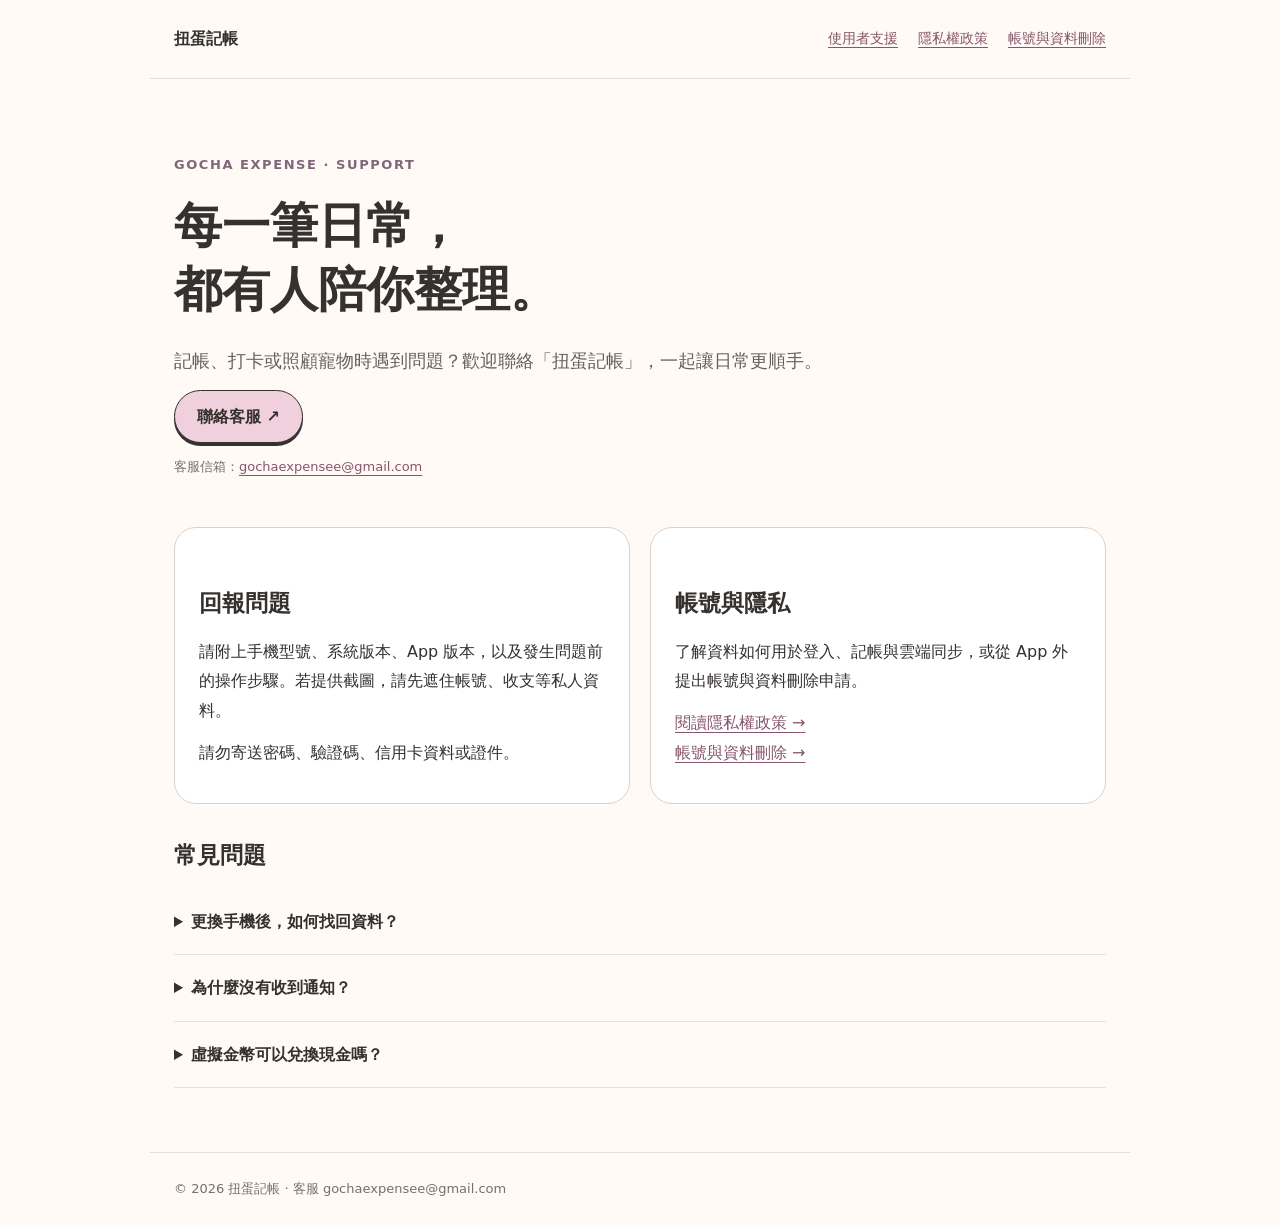
<file: index.html>
<!doctype html><html lang="zh-Hant"><head><meta charset="utf-8"><meta name="viewport" content="width=device-width,initial-scale=1"><meta name="description" content="扭蛋記帳官方支援：聯絡客服、查看隱私權政策與帳號刪除申請方式。"><title>扭蛋記帳｜使用者支援</title><link rel="stylesheet" href="style.css"></head><body>
<header><a href="index.html">扭蛋記帳</a><nav aria-label="主要導覽"><a href="index.html" aria-current="page">使用者支援</a><a href="privacy.html">隱私權政策</a><a href="delete-account.html">帳號與資料刪除</a></nav></header>
<main><section class="hero"><div class="eyebrow">GOCHA EXPENSE · SUPPORT</div><h1>每一筆日常，<br>都有人陪你整理。</h1><p class="lead">記帳、打卡或照顧寵物時遇到問題？歡迎聯絡「扭蛋記帳」，一起讓日常更順手。</p><p><a class="pill" href="mailto:gochaexpensee@gmail.com?subject=扭蛋記帳使用問題">聯絡客服 ↗</a></p><p class="meta">客服信箱：<a href="mailto:gochaexpensee@gmail.com">gochaexpensee@gmail.com</a></p></section>
<div class="grid"><section class="panel"><h2>回報問題</h2><p>請附上手機型號、系統版本、App 版本，以及發生問題前的操作步驟。若提供截圖，請先遮住帳號、收支等私人資料。</p><p>請勿寄送密碼、驗證碼、信用卡資料或證件。</p></section><section class="panel"><h2>帳號與隱私</h2><p>了解資料如何用於登入、記帳與雲端同步，或從 App 外提出帳號與資料刪除申請。</p><p><a href="privacy.html">閱讀隱私權政策 →</a><br><a href="delete-account.html">帳號與資料刪除 →</a></p></section></div>
<section><h2>常見問題</h2><details><summary>更換手機後，如何找回資料？</summary><p>請使用原本的登入方式及同一帳號登入，並確認手機已連上網路。訪客資料保存在原裝置，不能視為已完成雲端備份；如遇資料不同步，請聯絡客服。</p></details><details><summary>為什麼沒有收到通知？</summary><p>請確認系統已允許「扭蛋記帳」發送通知，並檢查專注模式與省電設定。實際提醒時間與顯示方式仍受手機系統控制。</p></details><details><summary>虛擬金幣可以兌換現金嗎？</summary><p>不可以。虛擬金幣及物品僅用於 App 內養成等功能，不提供現金兌換。</p></details></section></main><footer>© 2026 扭蛋記帳 · 客服 gochaexpensee@gmail.com</footer></body></html>
</file>
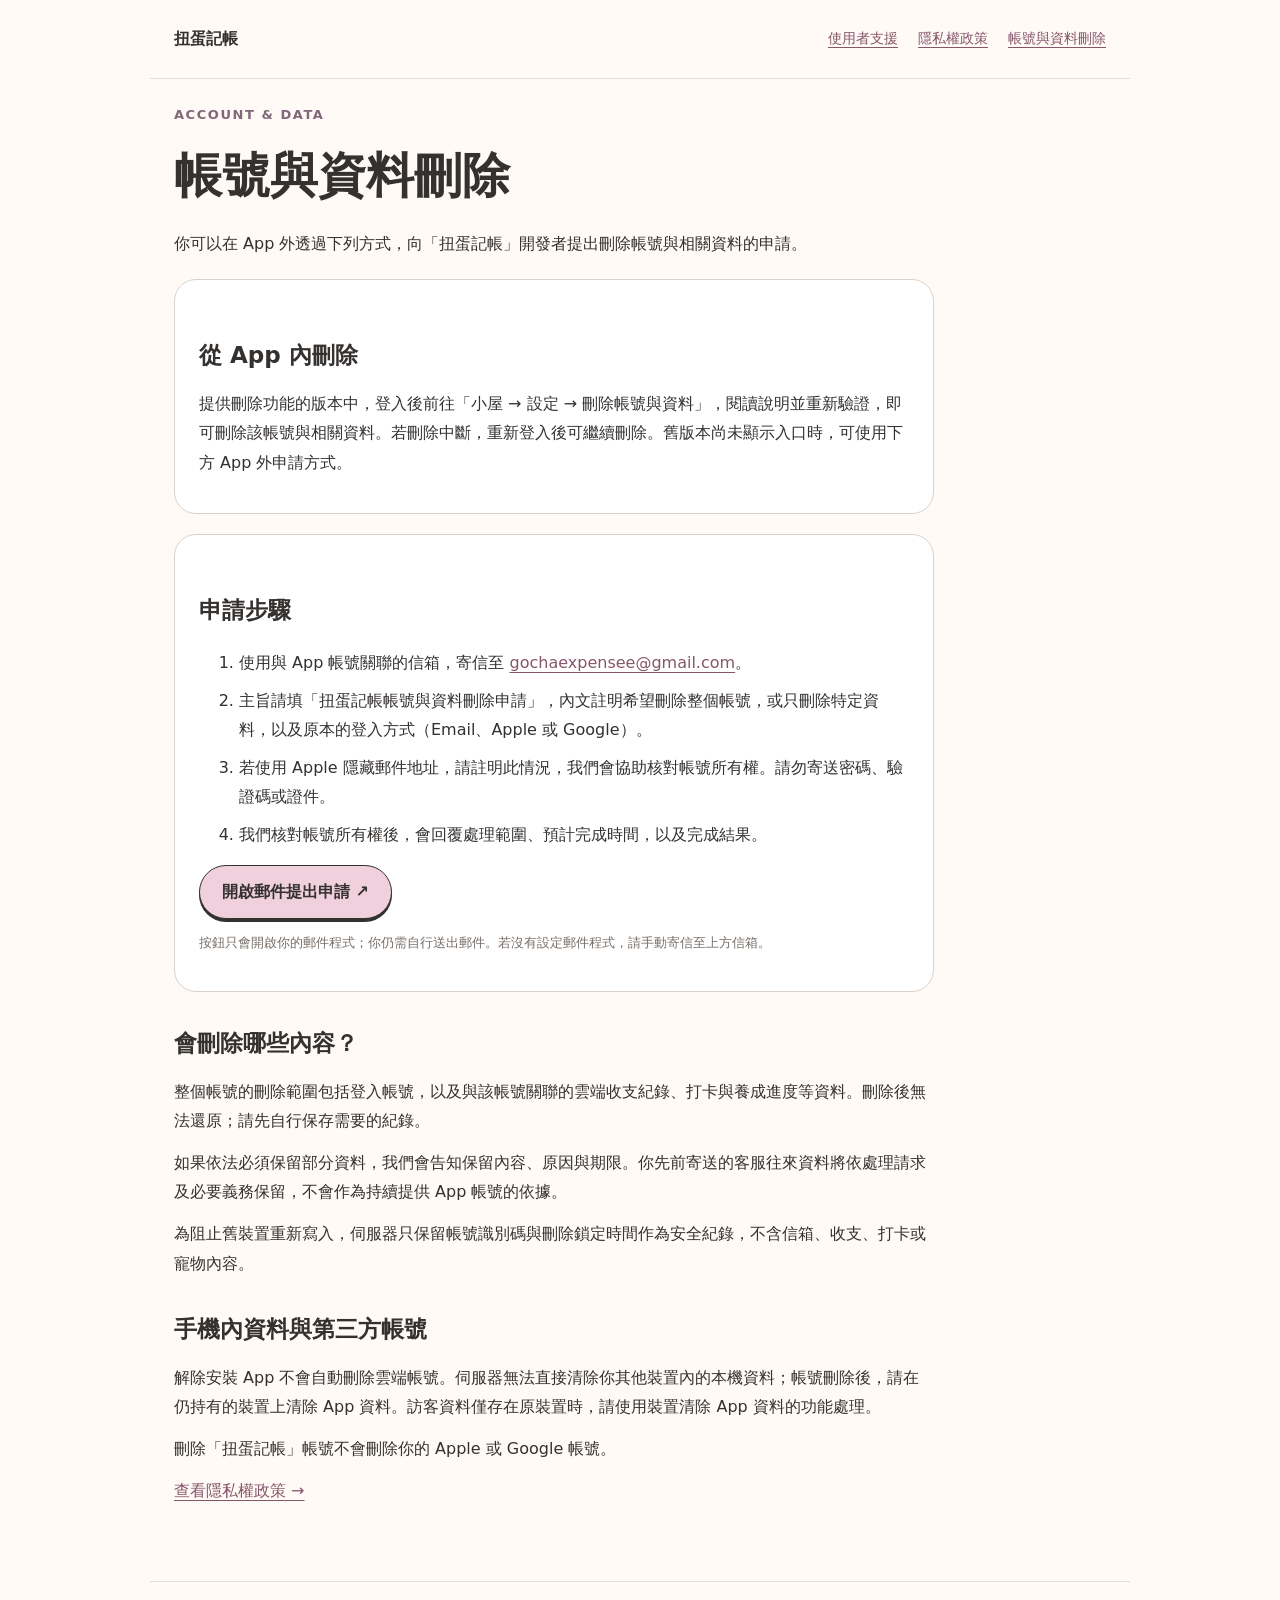
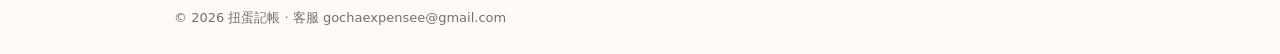
<file: delete-account.html>
<!doctype html><html lang="zh-Hant"><head><meta charset="utf-8"><meta name="viewport" content="width=device-width,initial-scale=1"><meta name="description" content="從 App 外向扭蛋記帳申請刪除帳號與相關資料的步驟。"><title>帳號與資料刪除｜扭蛋記帳</title><link rel="stylesheet" href="style.css"></head><body><header><a href="index.html">扭蛋記帳</a><nav aria-label="主要導覽"><a href="index.html">使用者支援</a><a href="privacy.html">隱私權政策</a><a href="delete-account.html" aria-current="page">帳號與資料刪除</a></nav></header><main><article><div class="eyebrow">ACCOUNT & DATA</div><h1>帳號與資料刪除</h1><p>你可以在 App 外透過下列方式，向「扭蛋記帳」開發者提出刪除帳號與相關資料的申請。</p><section class="panel"><h2>從 App 內刪除</h2><p>提供刪除功能的版本中，登入後前往「小屋 → 設定 → 刪除帳號與資料」，閱讀說明並重新驗證，即可刪除該帳號與相關資料。若刪除中斷，重新登入後可繼續刪除。舊版本尚未顯示入口時，可使用下方 App 外申請方式。</p></section><section class="panel"><h2>申請步驟</h2><ol><li>使用與 App 帳號關聯的信箱，寄信至 <a href="mailto:gochaexpensee@gmail.com?subject=扭蛋記帳帳號與資料刪除申請">gochaexpensee@gmail.com</a>。</li><li>主旨請填「扭蛋記帳帳號與資料刪除申請」，內文註明希望刪除整個帳號，或只刪除特定資料，以及原本的登入方式（Email、Apple 或 Google）。</li><li>若使用 Apple 隱藏郵件地址，請註明此情況，我們會協助核對帳號所有權。請勿寄送密碼、驗證碼或證件。</li><li>我們核對帳號所有權後，會回覆處理範圍、預計完成時間，以及完成結果。</li></ol><a class="pill" href="mailto:gochaexpensee@gmail.com?subject=扭蛋記帳帳號與資料刪除申請">開啟郵件提出申請 ↗</a><p class="meta">按鈕只會開啟你的郵件程式；你仍需自行送出郵件。若沒有設定郵件程式，請手動寄信至上方信箱。</p></section><h2>會刪除哪些內容？</h2><p>整個帳號的刪除範圍包括登入帳號，以及與該帳號關聯的雲端收支紀錄、打卡與養成進度等資料。刪除後無法還原；請先自行保存需要的紀錄。</p><p>如果依法必須保留部分資料，我們會告知保留內容、原因與期限。你先前寄送的客服往來資料將依處理請求及必要義務保留，不會作為持續提供 App 帳號的依據。</p><p>為阻止舊裝置重新寫入，伺服器只保留帳號識別碼與刪除鎖定時間作為安全紀錄，不含信箱、收支、打卡或寵物內容。</p><h2>手機內資料與第三方帳號</h2><p>解除安裝 App 不會自動刪除雲端帳號。伺服器無法直接清除你其他裝置內的本機資料；帳號刪除後，請在仍持有的裝置上清除 App 資料。訪客資料僅存在原裝置時，請使用裝置清除 App 資料的功能處理。</p><p>刪除「扭蛋記帳」帳號不會刪除你的 Apple 或 Google 帳號。</p><p><a href="privacy.html">查看隱私權政策 →</a></p></article></main><footer>© 2026 扭蛋記帳 · 客服 gochaexpensee@gmail.com</footer></body></html>
</file>
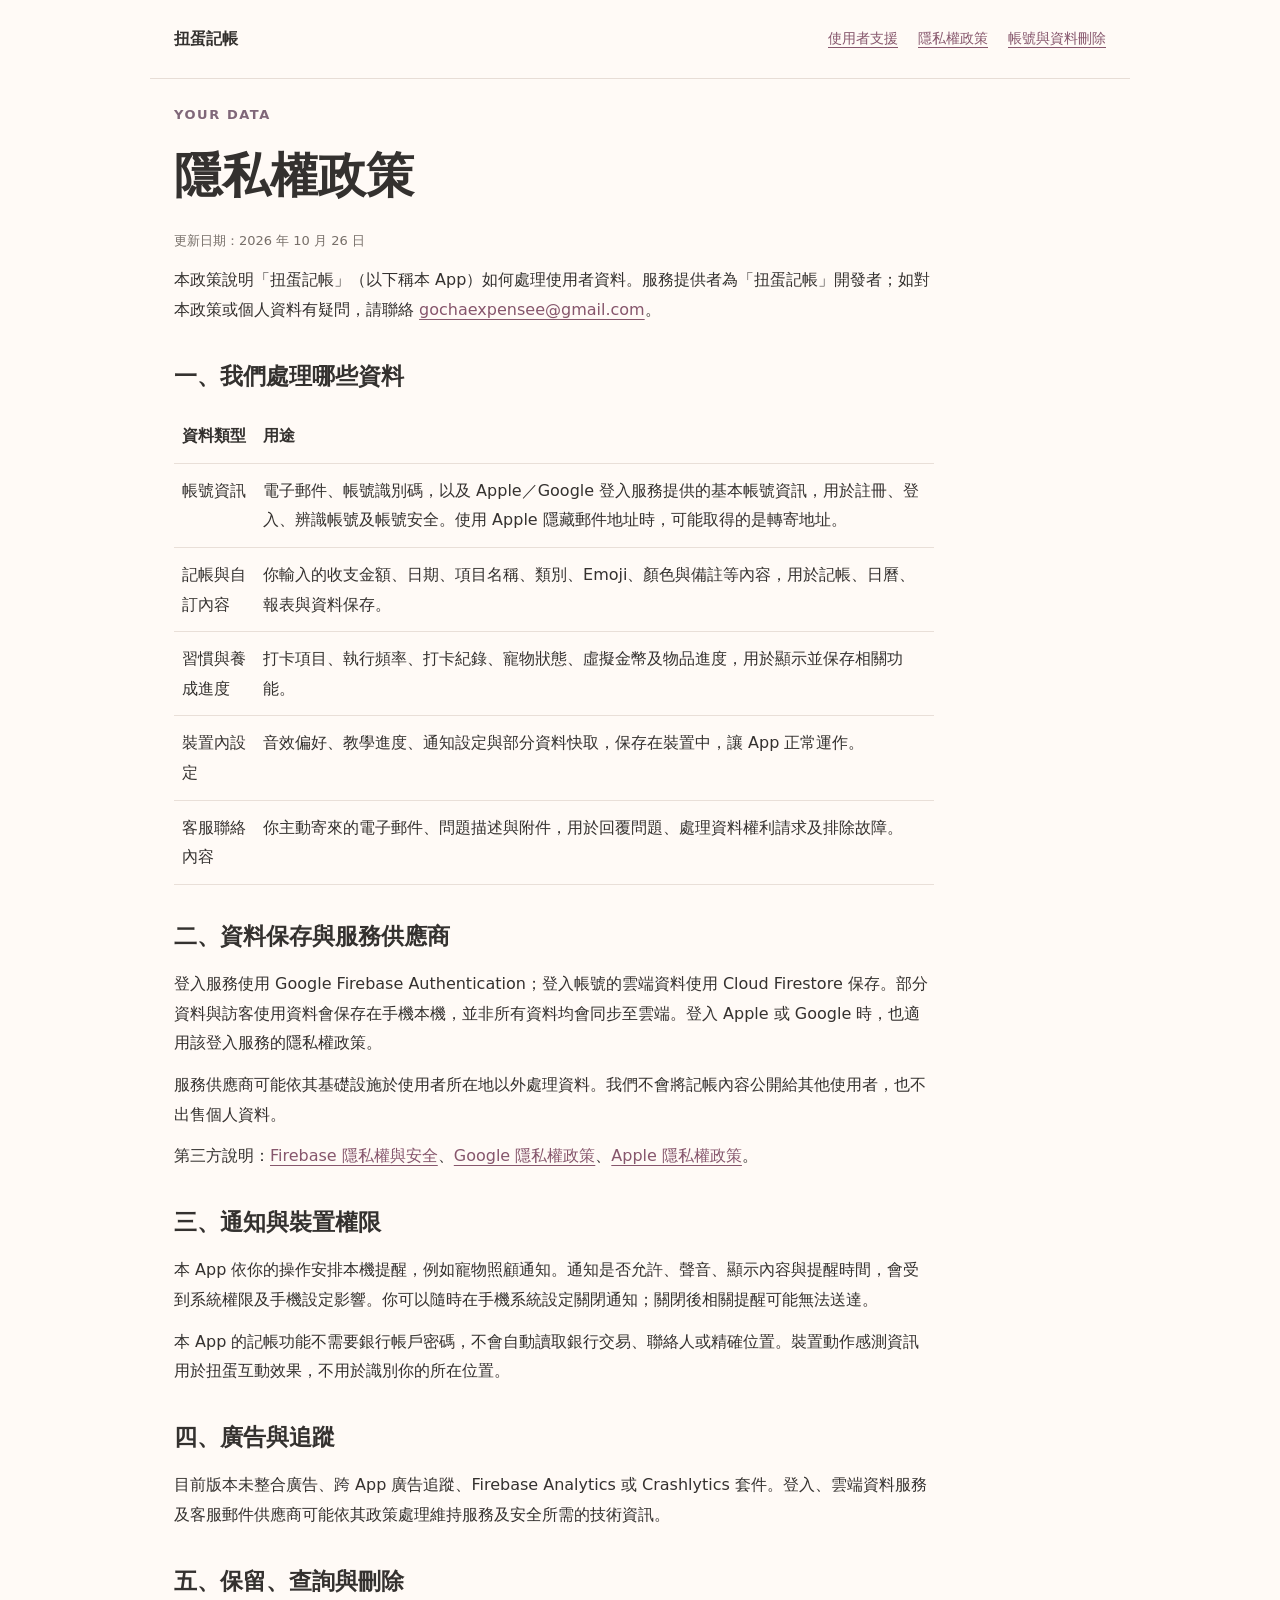
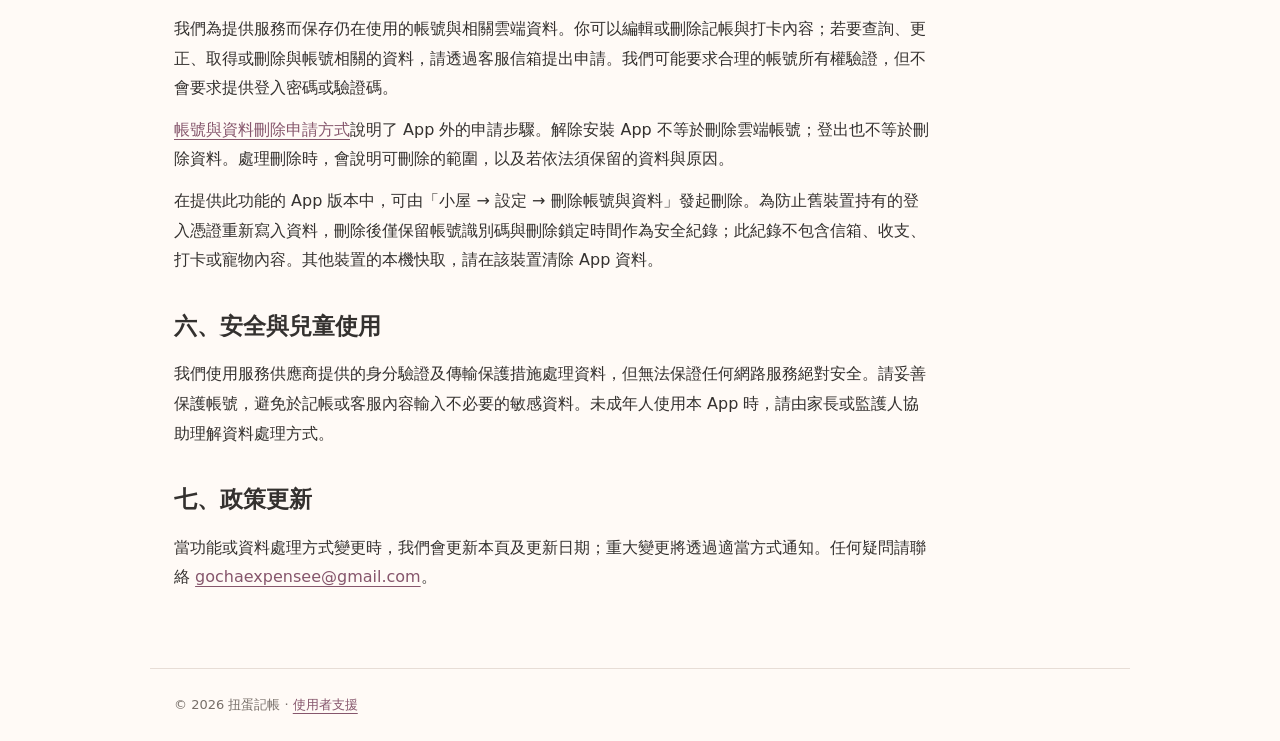
<file: privacy.html>
<!doctype html><html lang="zh-Hant"><head><meta charset="utf-8"><meta name="viewport" content="width=device-width,initial-scale=1"><meta name="description" content="扭蛋記帳隱私權政策：帳號、記帳資料、習慣、寵物進度、通知及資料權利。"><title>隱私權政策｜扭蛋記帳</title><link rel="stylesheet" href="style.css"></head><body><header><a href="index.html">扭蛋記帳</a><nav aria-label="主要導覽"><a href="index.html">使用者支援</a><a href="privacy.html" aria-current="page">隱私權政策</a><a href="delete-account.html">帳號與資料刪除</a></nav></header>
<main><article><div class="eyebrow">YOUR DATA</div><h1>隱私權政策</h1><p class="meta">更新日期：2026 年 10 月 26 日</p><p>本政策說明「扭蛋記帳」（以下稱本 App）如何處理使用者資料。服務提供者為「扭蛋記帳」開發者；如對本政策或個人資料有疑問，請聯絡 <a href="mailto:gochaexpensee@gmail.com">gochaexpensee@gmail.com</a>。</p>
<h2>一、我們處理哪些資料</h2><table><thead><tr><th>資料類型</th><th>用途</th></tr></thead><tbody><tr><td>帳號資訊</td><td>電子郵件、帳號識別碼，以及 Apple／Google 登入服務提供的基本帳號資訊，用於註冊、登入、辨識帳號及帳號安全。使用 Apple 隱藏郵件地址時，可能取得的是轉寄地址。</td></tr><tr><td>記帳與自訂內容</td><td>你輸入的收支金額、日期、項目名稱、類別、Emoji、顏色與備註等內容，用於記帳、日曆、報表與資料保存。</td></tr><tr><td>習慣與養成進度</td><td>打卡項目、執行頻率、打卡紀錄、寵物狀態、虛擬金幣及物品進度，用於顯示並保存相關功能。</td></tr><tr><td>裝置內設定</td><td>音效偏好、教學進度、通知設定與部分資料快取，保存在裝置中，讓 App 正常運作。</td></tr><tr><td>客服聯絡內容</td><td>你主動寄來的電子郵件、問題描述與附件，用於回覆問題、處理資料權利請求及排除故障。</td></tr></tbody></table>
<h2>二、資料保存與服務供應商</h2><p>登入服務使用 Google Firebase Authentication；登入帳號的雲端資料使用 Cloud Firestore 保存。部分資料與訪客使用資料會保存在手機本機，並非所有資料均會同步至雲端。登入 Apple 或 Google 時，也適用該登入服務的隱私權政策。</p><p>服務供應商可能依其基礎設施於使用者所在地以外處理資料。我們不會將記帳內容公開給其他使用者，也不出售個人資料。</p><p>第三方說明：<a href="https://firebase.google.com/support/privacy">Firebase 隱私權與安全</a>、<a href="https://policies.google.com/privacy">Google 隱私權政策</a>、<a href="https://www.apple.com/legal/privacy/">Apple 隱私權政策</a>。</p>
<h2>三、通知與裝置權限</h2><p>本 App 依你的操作安排本機提醒，例如寵物照顧通知。通知是否允許、聲音、顯示內容與提醒時間，會受到系統權限及手機設定影響。你可以隨時在手機系統設定關閉通知；關閉後相關提醒可能無法送達。</p><p>本 App 的記帳功能不需要銀行帳戶密碼，不會自動讀取銀行交易、聯絡人或精確位置。裝置動作感測資訊用於扭蛋互動效果，不用於識別你的所在位置。</p>
<h2>四、廣告與追蹤</h2><p>目前版本未整合廣告、跨 App 廣告追蹤、Firebase Analytics 或 Crashlytics 套件。登入、雲端資料服務及客服郵件供應商可能依其政策處理維持服務及安全所需的技術資訊。</p>
<h2>五、保留、查詢與刪除</h2><p>我們為提供服務而保存仍在使用的帳號與相關雲端資料。你可以編輯或刪除記帳與打卡內容；若要查詢、更正、取得或刪除與帳號相關的資料，請透過客服信箱提出申請。我們可能要求合理的帳號所有權驗證，但不會要求提供登入密碼或驗證碼。</p><p><a href="delete-account.html">帳號與資料刪除申請方式</a>說明了 App 外的申請步驟。解除安裝 App 不等於刪除雲端帳號；登出也不等於刪除資料。處理刪除時，會說明可刪除的範圍，以及若依法須保留的資料與原因。</p>
<p>在提供此功能的 App 版本中，可由「小屋 → 設定 → 刪除帳號與資料」發起刪除。為防止舊裝置持有的登入憑證重新寫入資料，刪除後僅保留帳號識別碼與刪除鎖定時間作為安全紀錄；此紀錄不包含信箱、收支、打卡或寵物內容。其他裝置的本機快取，請在該裝置清除 App 資料。</p><h2>六、安全與兒童使用</h2><p>我們使用服務供應商提供的身分驗證及傳輸保護措施處理資料，但無法保證任何網路服務絕對安全。請妥善保護帳號，避免於記帳或客服內容輸入不必要的敏感資料。未成年人使用本 App 時，請由家長或監護人協助理解資料處理方式。</p>
<h2>七、政策更新</h2><p>當功能或資料處理方式變更時，我們會更新本頁及更新日期；重大變更將透過適當方式通知。任何疑問請聯絡 <a href="mailto:gochaexpensee@gmail.com">gochaexpensee@gmail.com</a>。</p></article></main><footer>© 2026 扭蛋記帳 · <a href="index.html">使用者支援</a></footer></body></html>
</file>
<file: style.css>
:root{color-scheme:light;--ink:#34312f;--pink:#d792aa;--paper:#fffaf6}*{box-sizing:border-box}body{margin:0;background:var(--paper);color:var(--ink);font:16px/1.85 system-ui,-apple-system,'Microsoft JhengHei',sans-serif}a{color:#86566c;text-underline-offset:4px}header,main,footer{max-width:980px;margin:auto;padding:24px}header{display:flex;justify-content:space-between;align-items:center;gap:20px;border-bottom:1px solid #e7ddd6}header>a{font-weight:800;text-decoration:none;color:var(--ink)}nav{display:flex;gap:20px;flex-wrap:wrap;font-size:14px}h1{font-size:clamp(30px,5vw,48px);line-height:1.35;margin:16px 0 22px}h2{font-size:23px;margin:30px 0 12px}h3{font-size:18px}p{margin:12px 0}.hero{padding:50px 0 36px}.eyebrow{letter-spacing:.12em;font-size:13px;color:#806779;font-weight:700}.lead{max-width:650px;font-size:18px;color:#685f5b}.pill{display:inline-block;border:1.5px solid var(--ink);border-radius:28px;padding:11px 22px;background:#efd0dc;text-decoration:none;color:var(--ink);font-weight:700;box-shadow:0 3px 0 #34312f}.panel{border:1px solid #dcd1ca;background:white;border-radius:22px;padding:24px;margin:20px 0}.grid{display:grid;grid-template-columns:1fr 1fr;gap:20px}.grid .panel{margin:0}details{border-bottom:1px solid #e9dfd8;padding:18px 0}summary{cursor:pointer;font-weight:700}.meta,footer{font-size:13px;color:#776f69}article{max-width:760px}.note{border-left:4px solid var(--pink);padding:10px 20px;background:#f8ebf1}li{margin:8px 0}footer{margin-top:40px;border-top:1px solid #e7ddd6}a:focus-visible,summary:focus-visible{outline:3px solid #8466ae;outline-offset:5px}table{border-collapse:collapse;width:100%}td,th{text-align:left;vertical-align:top;border-bottom:1px solid #e9dfd8;padding:12px 8px}@media(max-width:620px){header{align-items:flex-start;flex-direction:column}nav{gap:14px}.grid{grid-template-columns:1fr}header,main,footer{padding:20px}.hero{padding-top:28px}.panel{padding:20px}table{font-size:14px}}
</file>
